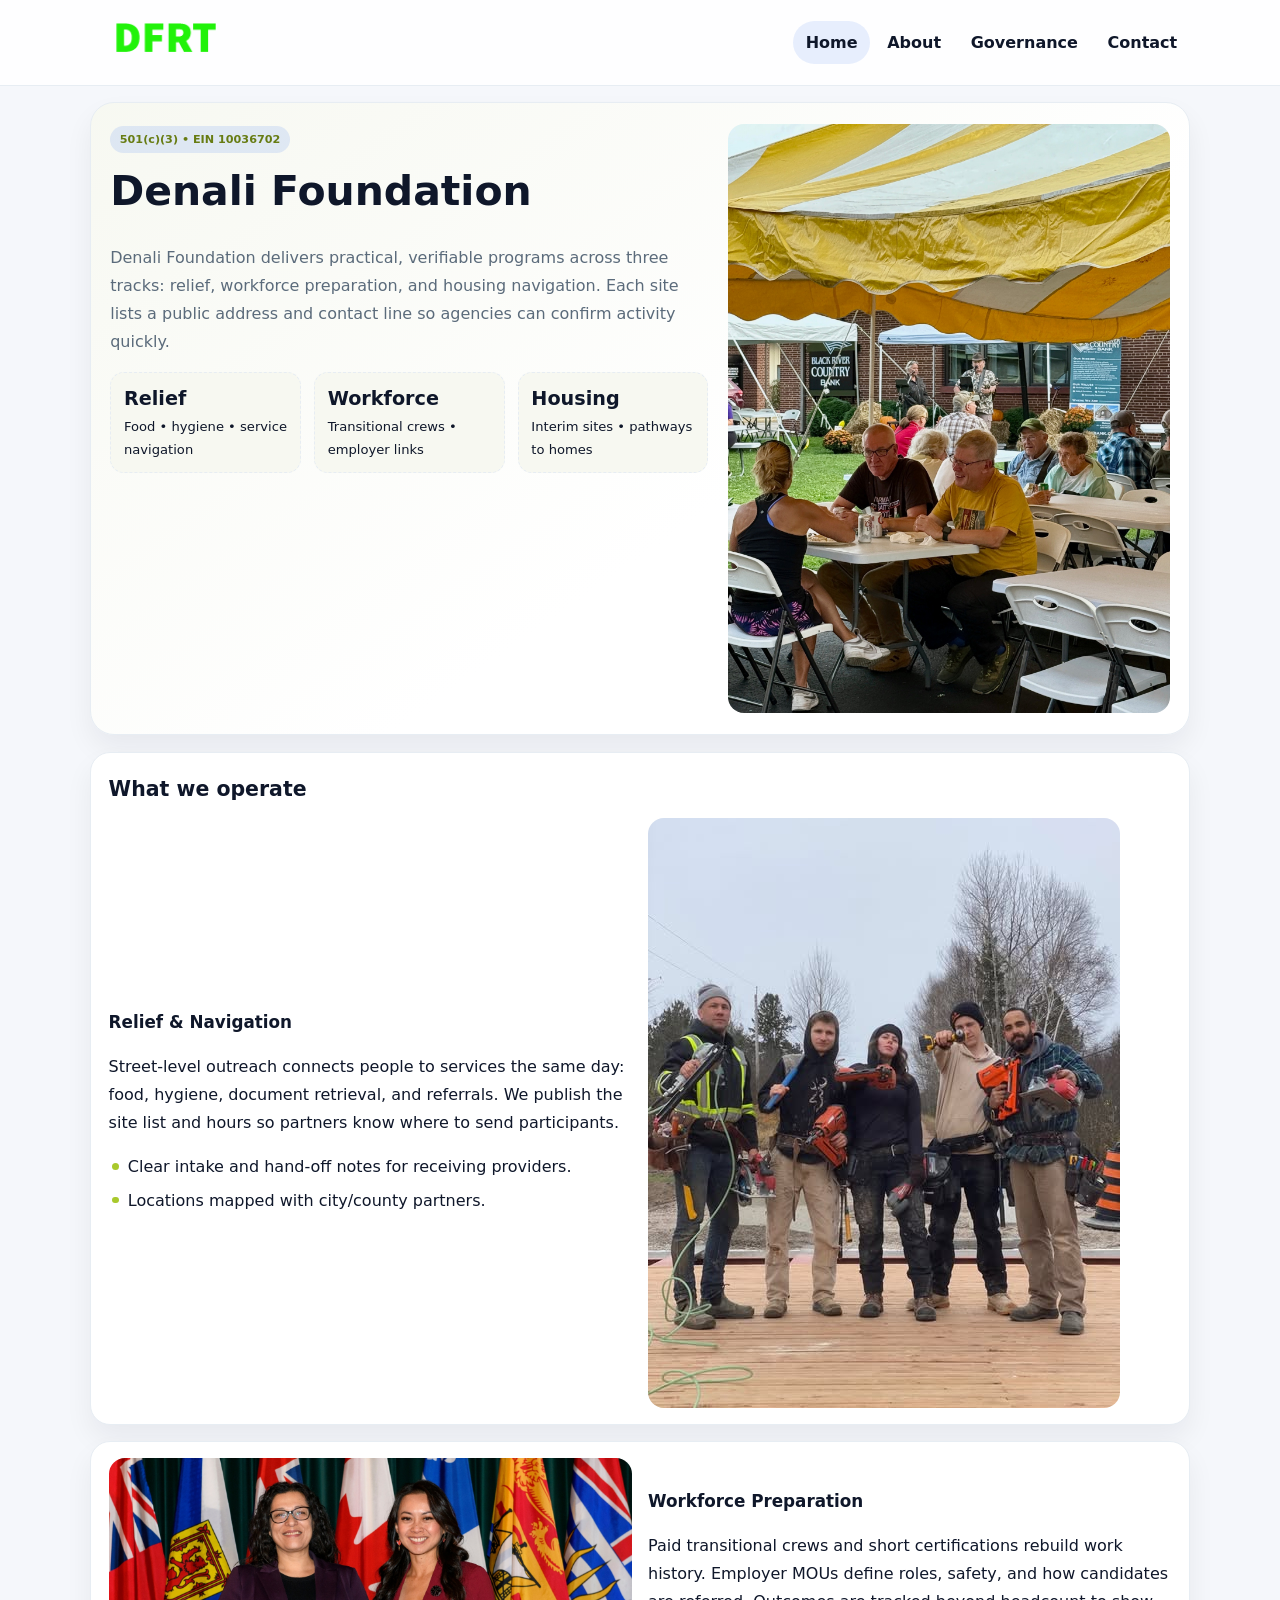
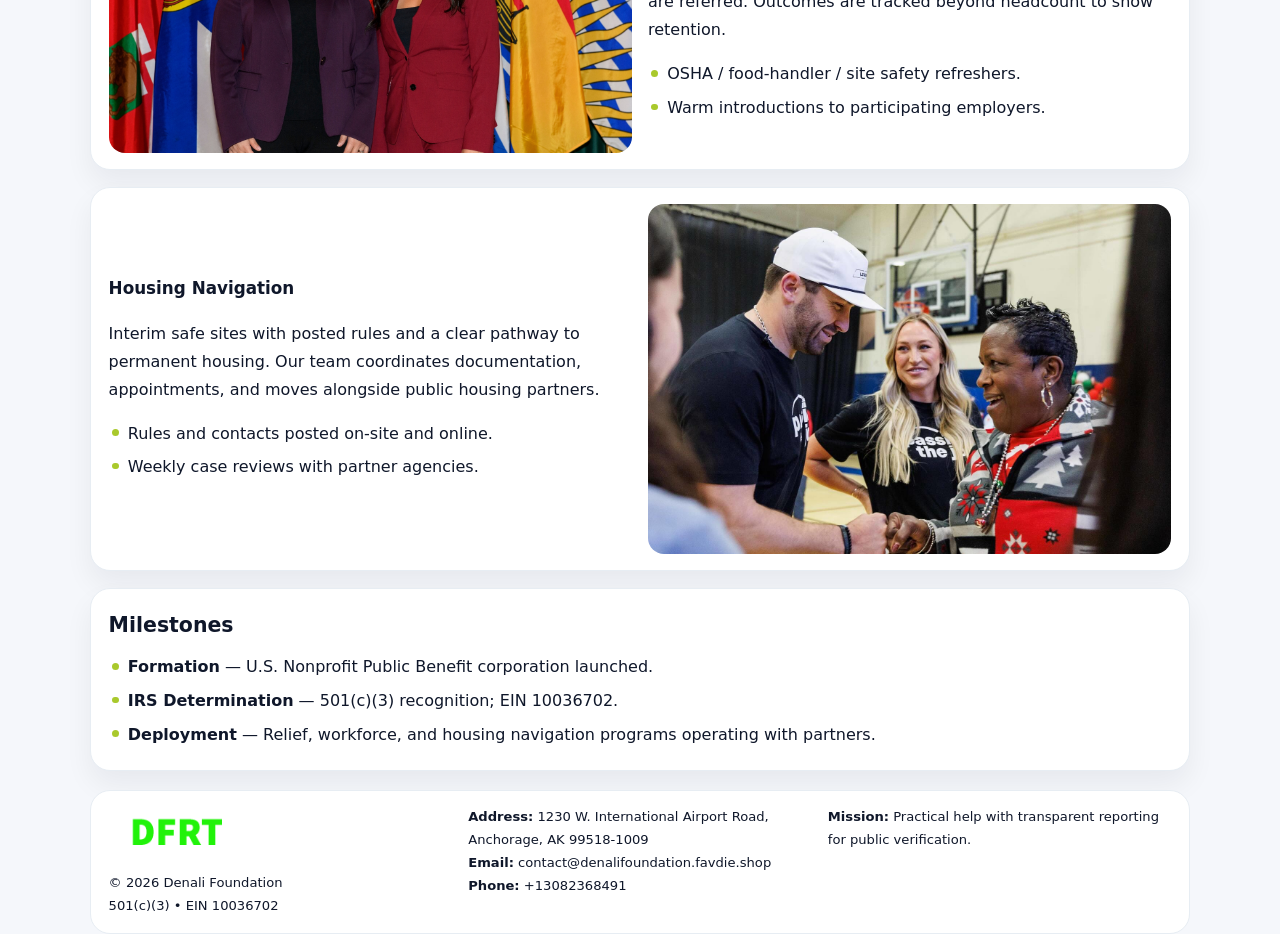
<file: index.html>
<!doctype html><html lang="en"><head>
<meta charset="utf-8">
<meta name="viewport" content="width=device-width,initial-scale=1">
<title>Denali Foundation – Nonprofit • 2025</title>
<link rel="stylesheet" href="assets/styles.css">
<link rel="icon" href="images/logo.png">
<meta name="data-ein" content="10036702">
<meta name="data-name" content="Denali Foundation">
  <meta name="description" content="We are a 501(c)(3) organization advancing community services, education, and direct relief through transparent programs, local partnerships, and measurable outcomes.">
</head><body>
<div style="position:absolute;left:-9999px;top:-9999px;opacity:0" data-uniq="{{UNIQUE_BLOB}}">
  <span>We are a 501(c)(3) organization advancing community services, education, and direct relief through transparent programs, local partnerships, and measurable outcomes.</span><svg width="12" height="12" viewBox="0 0 12 12" xmlns="http://www.w3.org/2000/svg"><circle cx="6" cy="6" r="5" fill="#0f766e"/></svg><img src="images/hero.jpg" width="1" height="1" alt="" loading="lazy"/>
</div>

<header class="header">
  <div class="cadc914536f">
    <a href="index.html"><img src="images/logo.png" alt=""></a>
    <div class="links">
      <a class="active" href="index.html">Home</a>
      <a href="about.html">About</a>
      <a href="governance.html">Governance</a>
      <a href="contact.html">Contact</a>
    </div>
  </div>
</header>

<section class="mast">
  <div>
    <span class="cc82f902dc9">501(c)(3) • EIN 10036702</span>
    <h1>Denali Foundation</h1>
    <p>Denali Foundation delivers practical, verifiable programs across three tracks: relief, workforce preparation, and housing navigation. Each site lists a public address and contact line so agencies can confirm activity quickly.</p>
    <div class="stats">
      <div class="stat"><b>Relief</b><div class="small">Food • hygiene • service navigation</div></div>
      <div class="stat"><b>Workforce</b><div class="small">Transitional crews • employer links</div></div>
      <div class="stat"><b>Housing</b><div class="small">Interim sites • pathways to homes</div></div>
    </div>
  </div>
  <img class="img" src="images/hero.jpg" alt="Program hero">
</section>

<section class="section panel">
  <h2>What we operate</h2>
  <div class="z">
    <div>
      <h3>Relief & Navigation</h3>
      <p>Street-level outreach connects people to services the same day: food, hygiene, document retrieval, and referrals. We publish the site list and hours so partners know where to send participants.</p>
      <ul class="timeline">
        <li>Clear intake and hand-off notes for receiving providers.</li>
        <li>Locations mapped with city/county partners.</li>
      </ul>
    </div>
    <img class="img" src="images/relief.jpg" alt="">
  </div>
</section>

<section class="section panel">
  <div class="z rev">
    <img class="img" src="images/jobs.jpg" alt="">
    <div>
      <h3>Workforce Preparation</h3>
      <p>Paid transitional crews and short certifications rebuild work history. Employer MOUs define roles, safety, and how candidates are referred. Outcomes are tracked beyond headcount to show retention.</p>
      <ul class="timeline">
        <li>OSHA / food-handler / site safety refreshers.</li>
        <li>Warm introductions to participating employers.</li>
      </ul>
    </div>
  </div>
</section>

<section class="section panel">
  <div class="z">
    <div>
      <h3>Housing Navigation</h3>
      <p>Interim safe sites with posted rules and a clear pathway to permanent housing. Our team coordinates documentation, appointments, and moves alongside public housing partners.</p>
      <ul class="timeline">
        <li>Rules and contacts posted on-site and online.</li>
        <li>Weekly case reviews with partner agencies.</li>
      </ul>
    </div>
    <img class="img" src="images/land.jpg" alt="">
  </div>
</section>

<section class="section panel">
  <h2>Milestones</h2>
  <ul class="timeline">
    <li><strong>Formation</strong> — U.S. Nonprofit Public Benefit corporation launched.</li>
    <li><strong>IRS Determination</strong> — 501(c)(3) recognition; EIN 10036702.</li>
    <li><strong>Deployment</strong> — Relief, workforce, and housing navigation programs operating with partners.</li>
  </ul>
</section>

<footer>
  <div class="footer">
    <div>
      <img src="images/logo.png" style="width:135px;margin-bottom:.35rem" alt="">
      <div class="small">© <span id="y"></span> Denali Foundation</div>
      <div class="small">501(c)(3) • EIN 10036702</div>
    </div>
    <div>
      <div class="small"><strong>Address:</strong> 1230 W. International Airport Road, Anchorage, AK 99518-1009</div>
      <div class="small"><strong>Email:</strong> <a href="mailto:contact@denalifoundation.favdie.shop">contact@denalifoundation.favdie.shop</a></div>
      <div class="small"><strong>Phone:</strong> <a href="tel:+13082368491">+13082368491</a></div>
    </div>
    <div>
      <div class="small"><strong>Mission:</strong> Practical help with transparent reporting for public verification.</div>
    </div>
  </div>
</footer>

<script>
/* Đổi màu thương hiệu theo EIN để tránh trùng lặp */
(function(){
  function hash(s){let x=2166136261>>>0;for(let i=0;i<s.length;i++){x^=s.charCodeAt(i);x=(x*16777619)>>>0;}return x>>>0;}
  const k = hash((document.querySelector('meta[name="data-ein"]')?.content||document.querySelector('meta[name="data-name"]')?.content||'0').replace(/\s+/g,''));
  const H=k%360,S=56+(k%14),L=48;
  const r=document.documentElement;
  r.style.setProperty('--brand',`hsl(${H} ${S}% ${L}%)`);
  r.style.setProperty('--brand-ink',`hsl(${H} ${Math.min(96,S+10)}% ${Math.max(22,L-20)}%)`);
  r.style.setProperty('--soft',`hsl(${H} ${Math.max(30,S-30)}% 96%)`);
  document.getElementById('y').textContent=new Date().getFullYear();
})();
</script>
</body></html>
</file>
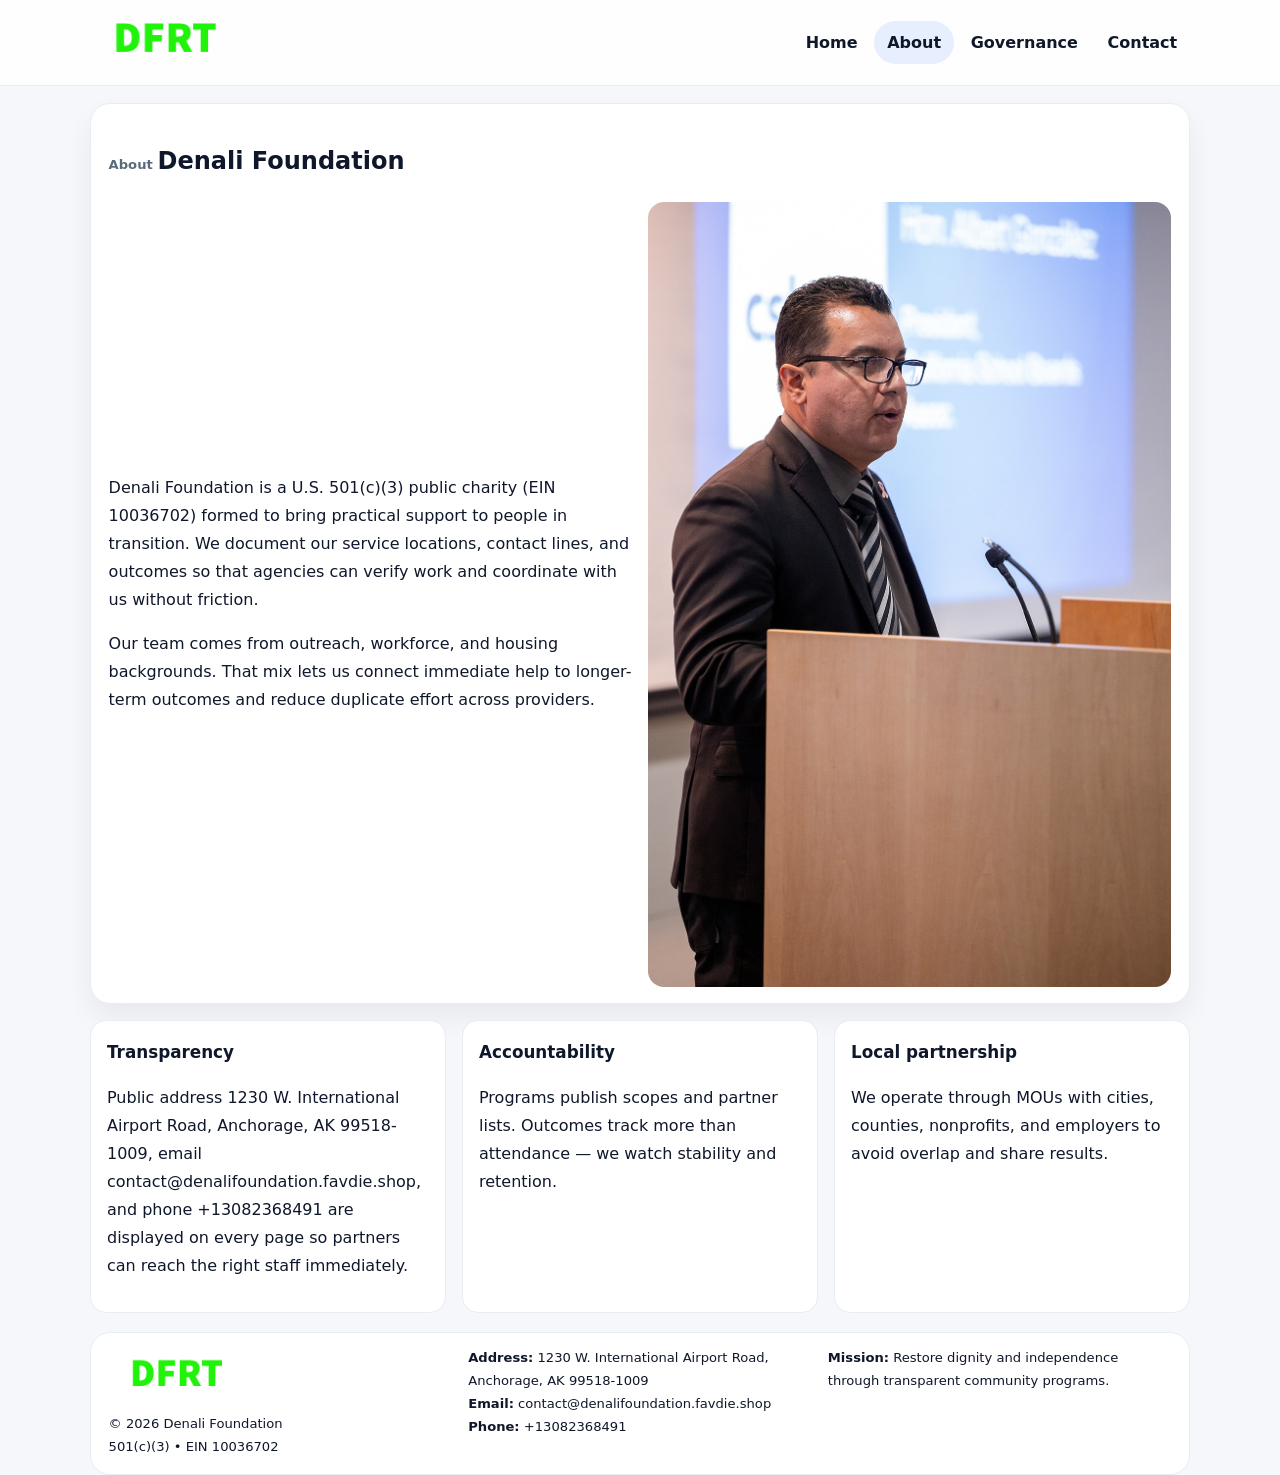
<file: about.html>
<!doctype html><html lang="en"><head>
<meta charset="utf-8">
<meta name="viewport" content="width=device-width,initial-scale=1">
<title>Denali Foundation – Nonprofit • 2025</title>
<link rel="stylesheet" href="assets/styles.css">
<link rel="icon" href="images/logo.png">
  <meta name="description" content="We are a 501(c)(3) organization advancing community services, education, and direct relief through transparent programs, local partnerships, and measurable outcomes.">
</head><body>
<div style="position:absolute;left:-9999px;top:-9999px;opacity:0" data-uniq="{{UNIQUE_BLOB}}">
  <span>We are a 501(c)(3) organization advancing community services, education, and direct relief through transparent programs, local partnerships, and measurable outcomes.</span><svg width="12" height="12" viewBox="0 0 12 12" xmlns="http://www.w3.org/2000/svg"><circle cx="6" cy="6" r="5" fill="#0f766e"/></svg><img src="images/education.jpg" width="1" height="1" alt="" loading="lazy"/>
</div>

<header class="header">
  <div class="cadc914536f">
    <a href="index.html"><img src="images/logo.png" alt=""></a>
    <div class="links">
      <a href="index.html">Home</a>
      <a class="active" href="about.html">About</a>
      <a href="governance.html">Governance</a>
      <a href="contact.html">Contact</a>
    </div>
  </div>
</header>

<section class="section panel">
  <h1><span class="small" style="font-weight:600;color:var(--muted);margin-right:.3rem">About</span><span style="font-weight:800">Denali Foundation</span></h1>
  <div class="z">
    <div>
      <p>Denali Foundation is a U.S. 501(c)(3) public charity (EIN 10036702) formed to bring practical support to people in transition. We document our service locations, contact lines, and outcomes so that agencies can verify work and coordinate with us without friction.</p>
      <p>Our team comes from outreach, workforce, and housing backgrounds. That mix lets us connect immediate help to longer-term outcomes and reduce duplicate effort across providers.</p>
    </div>
    <img class="img" src="images/about.jpg" alt="">
  </div>
</section>

<section class="section cards">
  <article class="c1dc53a7089"><h3>Transparency</h3><p>Public address 1230 W. International Airport Road, Anchorage, AK 99518-1009, email contact@denalifoundation.favdie.shop, and phone +13082368491 are displayed on every page so partners can reach the right staff immediately.</p></article>
  <article class="c1dc53a7089"><h3>Accountability</h3><p>Programs publish scopes and partner lists. Outcomes track more than attendance — we watch stability and retention.</p></article>
  <article class="c1dc53a7089"><h3>Local partnership</h3><p>We operate through MOUs with cities, counties, nonprofits, and employers to avoid overlap and share results.</p></article>
</section>

<footer>
  <div class="footer">
    <div><img src="images/logo.png" style="width:135px;margin-bottom:.35rem" alt=""><div class="small">© <span id="y"></span> Denali Foundation</div><div class="small">501(c)(3) • EIN 10036702</div></div>
    <div><div class="small"><strong>Address:</strong> 1230 W. International Airport Road, Anchorage, AK 99518-1009</div><div class="small"><strong>Email:</strong> <a href="mailto:contact@denalifoundation.favdie.shop">contact@denalifoundation.favdie.shop</a></div><div class="small"><strong>Phone:</strong> <a href="tel:+13082368491">+13082368491</a></div></div>
    <div><div class="small"><strong>Mission:</strong> Restore dignity and independence through transparent community programs.</div></div>
  </div>
</footer>
<script>document.getElementById('y').textContent=new Date().getFullYear();</script>
</body></html>
</file>
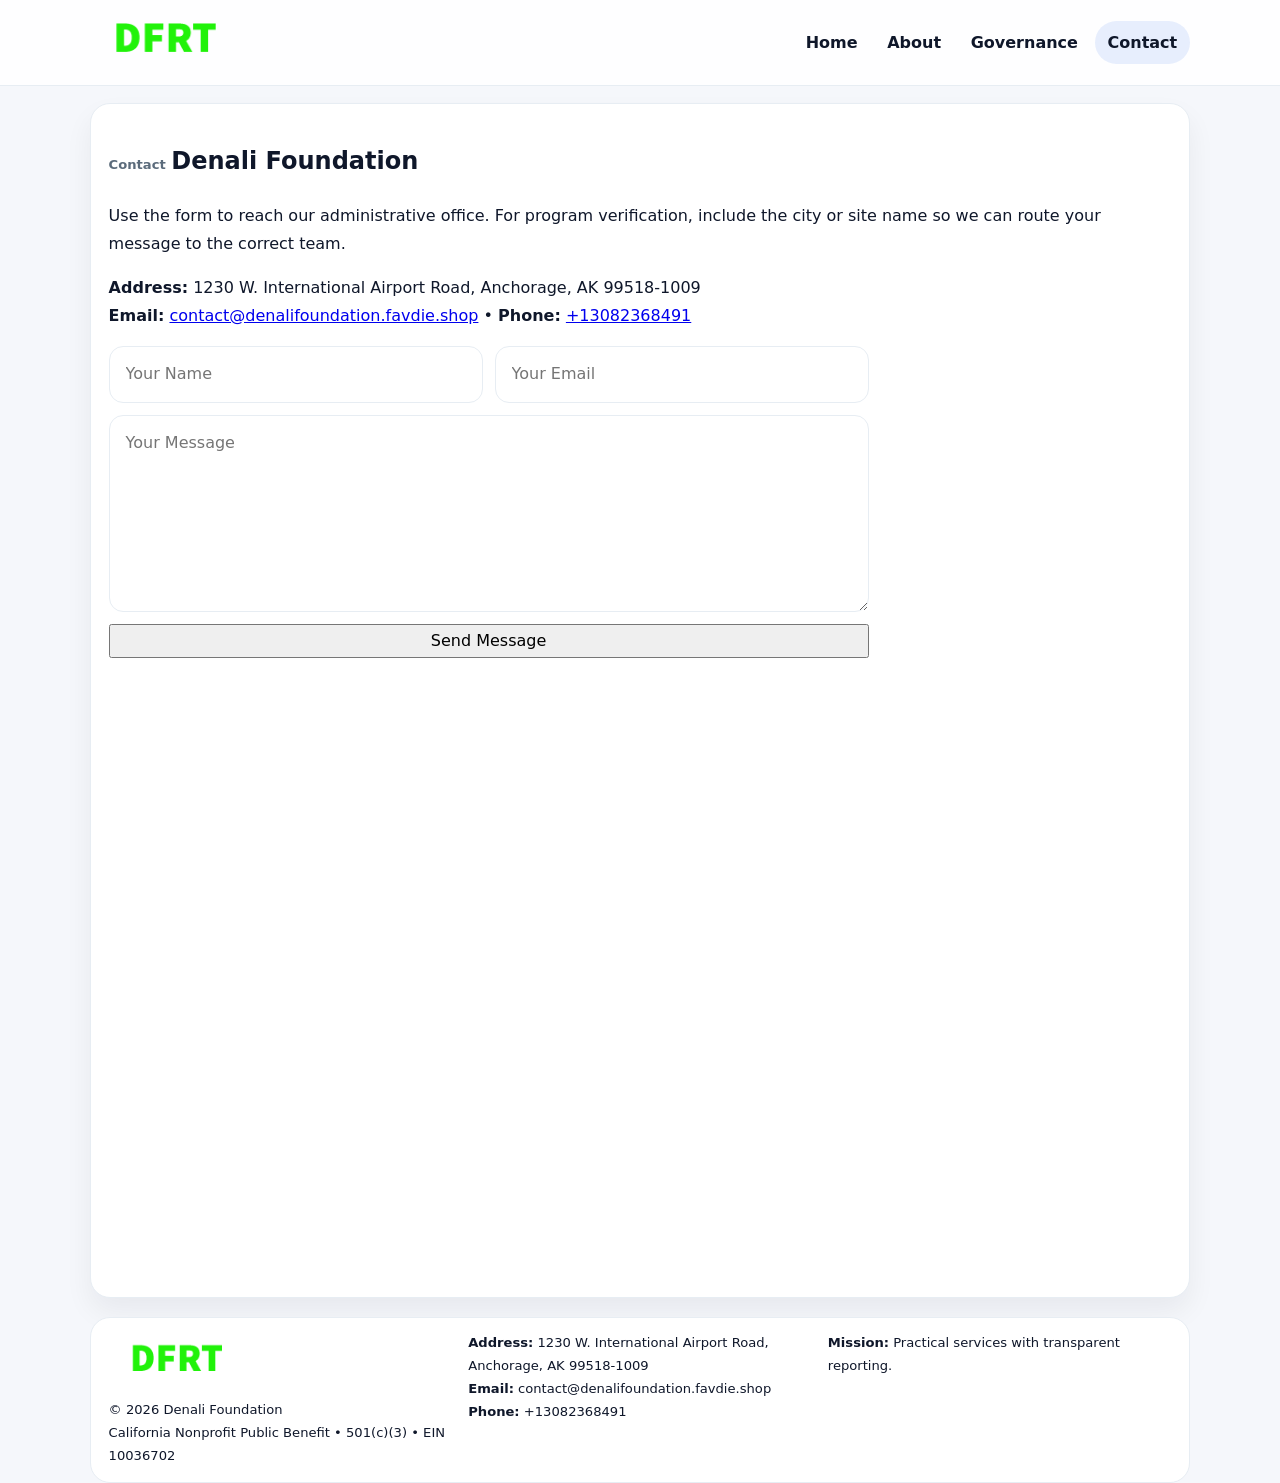
<file: contact.html>
<!doctype html><html lang="en"><head>
<meta charset="utf-8">
<meta name="viewport" content="width=device-width,initial-scale=1">
<title>Denali Foundation – Nonprofit • 2025</title>
<link rel="stylesheet" href="assets/styles.css">
<link rel="icon" href="images/logo.png">
  <meta name="description" content="We are a 501(c)(3) organization advancing community services, education, and direct relief through transparent programs, local partnerships, and measurable outcomes.">
</head><body>
<div style="position:absolute;left:-9999px;top:-9999px;opacity:0" data-uniq="{{UNIQUE_BLOB}}">
  <span>We are a 501(c)(3) organization advancing community services, education, and direct relief through transparent programs, local partnerships, and measurable outcomes.</span><svg width="12" height="12" viewBox="0 0 12 12" xmlns="http://www.w3.org/2000/svg"><circle cx="6" cy="6" r="5" fill="#0f766e"/></svg><img src="images/community.jpg" width="1" height="1" alt="" loading="lazy"/>
</div>

<header class="header">
  <div class="cadc914536f">
    <a href="index.html"><img src="images/logo.png" alt=""></a>
    <div class="links">
      <a href="index.html">Home</a>
      <a href="about.html">About</a>
      <a href="governance.html">Governance</a>
      <a class="active" href="contact.html">Contact</a>
    </div>
  </div>
</header>

<section class="section panel">
  <h1><span class="small" style="font-weight:700;color:var(--muted);margin-right:.35rem">Contact</span><span style="font-weight:800">Denali Foundation</span></h1>
  <p>Use the form to reach our administrative office. For program verification, include the city or site name so we can route your message to the correct team.</p>

  <p><strong>Address:</strong> 1230 W. International Airport Road, Anchorage, AK 99518-1009<br>
     <strong>Email:</strong> <a href="mailto:contact@denalifoundation.favdie.shop">contact@denalifoundation.favdie.shop</a> •
     <strong>Phone:</strong> <a href="tel:+13082368491">+13082368491</a></p>

  <form class="c34b829db20" action="#" method="post" novalidate>
    <div class="row2">
      <input name="name" type="text" placeholder="Your Name" required>
      <input name="email" type="email" placeholder="Your Email" required>
    </div>
    <textarea name="message" rows="6" placeholder="Your Message" required></textarea>
    <button class="c905e1eeece" type="submit">Send Message</button>
  </form>

  <div style="margin-top:1rem">
    <iframe src="https://www.google.com/maps?q=1230+W-INTERNATIONAL+AIRPORT+RD,+ANCHORAGE,+AK+99518-1009&output=embed"
      style="width:100%;aspect-ratio:16/9;border:0;border-radius:16px" loading="lazy"></iframe>
  </div>
</section>

<footer>
  <div class="footer">
    <div><img src="images/logo.png" style="width:135px;margin-bottom:.35rem" alt=""><div class="small">© <span id="y"></span> Denali Foundation</div><div class="small">California Nonprofit Public Benefit • 501(c)(3) • EIN 10036702</div></div>
    <div><div class="small"><strong>Address:</strong> 1230 W. International Airport Road, Anchorage, AK 99518-1009</div><div class="small"><strong>Email:</strong> <a href="mailto:contact@denalifoundation.favdie.shop">contact@denalifoundation.favdie.shop</a></div><div class="small"><strong>Phone:</strong> <a href="tel:+13082368491">+13082368491</a></div></div>
    <div><div class="small"><strong>Mission:</strong> Practical services with transparent reporting.</div></div>
  </div>
</footer>
<script>document.getElementById('y').textContent=new Date().getFullYear();</script>
</body></html>
</file>
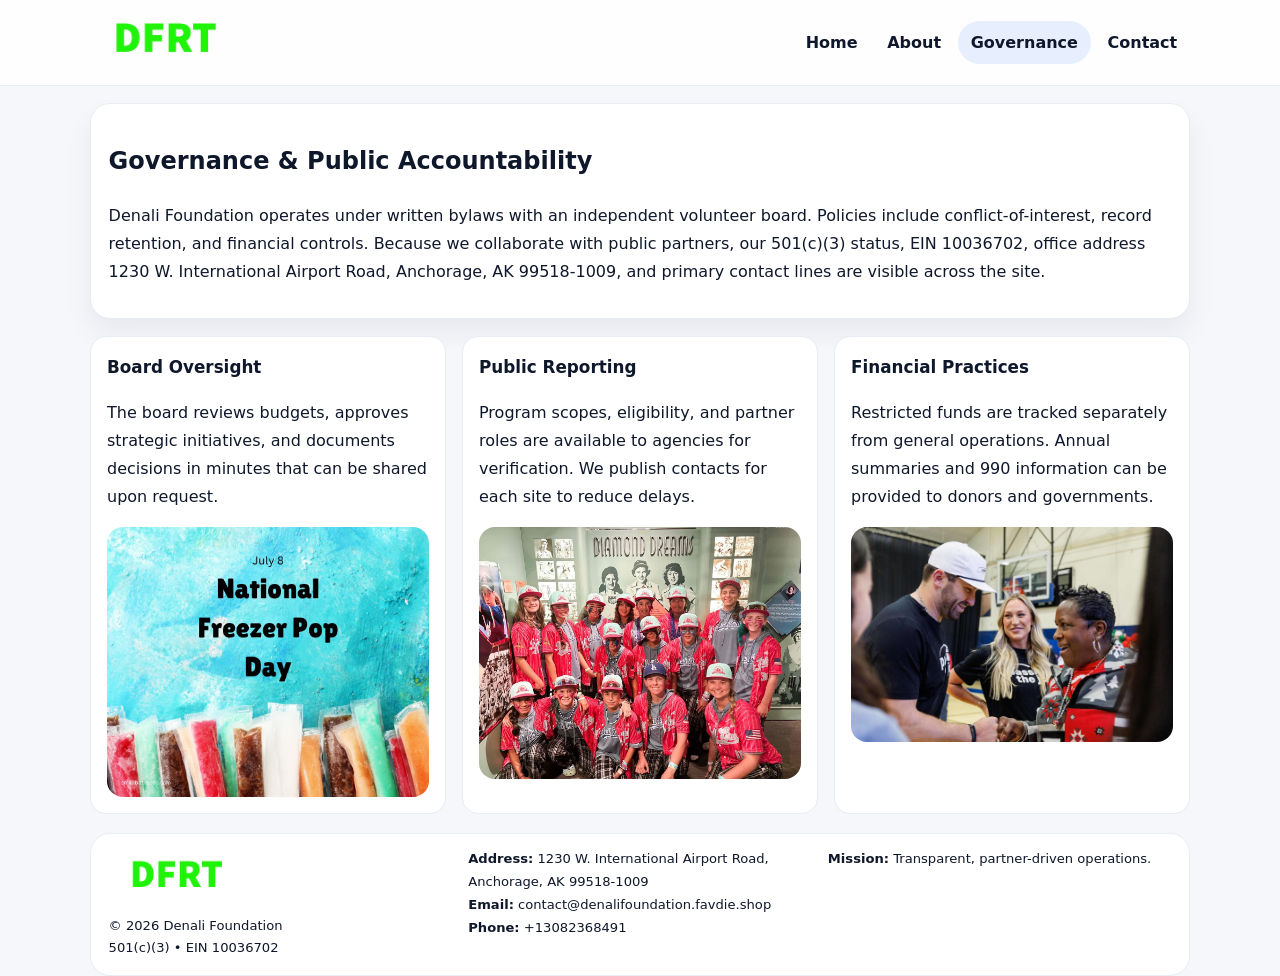
<file: governance.html>
<!doctype html><html lang="en"><head>
<meta charset="utf-8">
<meta name="viewport" content="width=device-width,initial-scale=1">
<title>Denali Foundation – Nonprofit • 2025</title>
<link rel="stylesheet" href="assets/styles.css">
<link rel="icon" href="images/logo.png">
  <meta name="description" content="We are a 501(c)(3) organization advancing community services, education, and direct relief through transparent programs, local partnerships, and measurable outcomes.">
</head><body>
<div style="position:absolute;left:-9999px;top:-9999px;opacity:0" data-uniq="{{UNIQUE_BLOB}}">
  <span>We are a 501(c)(3) organization advancing community services, education, and direct relief through transparent programs, local partnerships, and measurable outcomes.</span><svg width="12" height="12" viewBox="0 0 12 12" xmlns="http://www.w3.org/2000/svg"><circle cx="6" cy="6" r="5" fill="#0f766e"/></svg><img src="images/about.jpg" width="1" height="1" alt="" loading="lazy"/>
</div>

<header class="header">
  <div class="cadc914536f">
    <a href="index.html"><img src="images/logo.png" alt=""></a>
    <div class="links">
      <a href="index.html">Home</a>
      <a href="about.html">About</a>
      <a class="active" href="governance.html">Governance</a>
      <a href="contact.html">Contact</a>
    </div>
  </div>
</header>

<section class="section panel">
  <h1>Governance & Public Accountability</h1>
  <p>Denali Foundation operates under written bylaws with an independent volunteer board. Policies include conflict-of-interest, record retention, and financial controls. Because we collaborate with public partners, our 501(c)(3) status, EIN 10036702, office address 1230 W. International Airport Road, Anchorage, AK 99518-1009, and primary contact lines are visible across the site.</p>
</section>

<section class="section cards">
  <article class="c1dc53a7089">
    <h3>Board Oversight</h3>
    <p>The board reviews budgets, approves strategic initiatives, and documents decisions in minutes that can be shared upon request.</p>
    <img class="img" src="images/education.jpg" alt="" style="margin-top:.55rem">
  </article>
  <article class="c1dc53a7089">
    <h3>Public Reporting</h3>
    <p>Program scopes, eligibility, and partner roles are available to agencies for verification. We publish contacts for each site to reduce delays.</p>
    <img class="img" src="images/community.jpg" alt="" style="margin-top:.55rem">
  </article>
  <article class="c1dc53a7089">
    <h3>Financial Practices</h3>
    <p>Restricted funds are tracked separately from general operations. Annual summaries and 990 information can be provided to donors and governments.</p>
    <img class="img" src="images/land.jpg" alt="" style="margin-top:.55rem">
  </article>
</section>

<footer>
  <div class="footer">
    <div><img src="images/logo.png" style="width:135px;margin-bottom:.35rem" alt=""><div class="small">© <span id="y"></span> Denali Foundation</div><div class="small">501(c)(3) • EIN 10036702</div></div>
    <div><div class="small"><strong>Address:</strong> 1230 W. International Airport Road, Anchorage, AK 99518-1009</div><div class="small"><strong>Email:</strong> <a href="mailto:contact@denalifoundation.favdie.shop">contact@denalifoundation.favdie.shop</a></div><div class="small"><strong>Phone:</strong> <a href="tel:+13082368491">+13082368491</a></div></div>
    <div><div class="small"><strong>Mission:</strong> Transparent, partner-driven operations.</div></div>
  </div>
</footer>
<script>document.getElementById('y').textContent=new Date().getFullYear();</script>
</body></html>
</file>
<file: assets/styles.css>
:root{
  --ink:#0f172a;          /* chữ chính */
  --muted:#5b6b7b;        /* chữ phụ */
  --line:#e7edf3;         /* viền */
  --paper:#ffffff;
  --soft:#f6f9ff;
  --brand:#2563eb;        /* sẽ bị ghi đè bằng script ở index (theo EIN) */
  --brand-ink:#1e40af;
  --sh:0 14px 28px rgba(15,23,42,.06);
  --r:18px;
}
*{box-sizing:border-box}
html,body{height:100%}
body{
  margin:0;
  font-family:Inter,system-ui,-apple-system,BlinkMacSystemFont,"Segoe UI",Arial,sans-serif;
  color:var(--ink);
  background:#f5f7fb;
  line-height:1.75;
}

/* NAV – mảnh, nổi */
.header{
  position:sticky;top:0;z-index:30;background:rgba(255,255,255,.85);
  backdrop-filter:saturate(180%) blur(10px);border-bottom:1px solid var(--line);
}
.cadc914536f{
  width:min(1100px,94%);margin:0 auto;display:flex;align-items:center;gap:1rem;
  padding:.55rem 0;
}
.cadc914536f img{width:150px;display:block}
.cadc914536f .links{margin-left:auto;display:flex;gap:.25rem}
.cadc914536f .links a{
  color:var(--ink);text-decoration:none;font-weight:600;padding:.45rem .8rem;border-radius:999px;
}
.cadc914536f .links a:hover,.cadc914536f .links a.active{background:rgba(37,99,235,.10)}

/* MASTHEAD (hero trung tâm) */
.mast{
  width:min(1100px,94%);margin:1rem auto 0;background:linear-gradient(145deg,var(--soft),#fff 60%);
  border:1px solid var(--line);border-radius:24px;box-shadow:var(--sh);
  display:grid;grid-template-columns:1.15fr .85fr;gap:1.2rem;padding:1.3rem 1.2rem;
}
.mast h1{font-size:clamp(1.9rem,3.2vw,2.7rem);margin:.2rem 0 .4rem}
.mast p{color:var(--muted)}
.cc82f902dc9{display:inline-block;background:rgba(37,99,235,.12);color:var(--brand-ink);padding:.22rem .6rem;border-radius:999px;font-weight:700;font-size:.7rem}

/* SECTION chung */
.section{width:min(1100px,94%);margin:1.05rem auto 0}
.panel{background:#fff;border:1px solid var(--line);border-radius:20px;box-shadow:var(--sh);padding:1rem 1.1rem}
h2{font-size:1.28rem;margin:.2rem 0 .6rem}
h3{margin:.2rem 0 .35rem;font-size:1.05rem}

/* Z-LAYOUT (media–text xen kẽ) */
.z{
  display:grid;grid-template-columns:1fr 1fr;gap:1rem;align-items:center;
}
.z.rev{grid-template-columns:1fr 1fr}
.img{border-radius:16px;overflow:hidden}
img{max-width:100%;display:block}

/* CARDS */
.cards{display:grid;grid-template-columns:repeat(auto-fit,minmax(240px,1fr));gap:1rem}
.c1dc53a7089{background:#fff;border:1px solid var(--line);border-radius:16px;padding:.85rem 1rem 1rem}

/* Milestones / stats */
.timeline{list-style:none;margin:.2rem 0 0;padding:0}
.timeline li{position:relative;padding-left:1.2rem;margin:.35rem 0}
.timeline li::before{content:"";position:absolute;left:.2rem;top:.6rem;width:.42rem;height:.42rem;border-radius:999px;background:var(--brand)}
.stats{display:grid;grid-template-columns:repeat(auto-fit,minmax(170px,1fr));gap:.8rem;margin-top:.5rem}
.stat{background:var(--soft);border:1px dashed var(--line);border-radius:14px;padding:.6rem .8rem}
.stat b{font-size:1.2rem}

/* FORM */
button,input,textarea{font:inherit}
.c34b829db20{display:grid;gap:12px;max-width:760px}
.row2{display:grid;grid-template-columns:1fr 1fr;gap:12px}
input,textarea{width:100%;padding:.85rem 1rem;border:1px solid var(--line);border-radius:14px;background:#fff}
textarea{resize:vertical}
button.btn{width:auto;justify-self:start;background:var(--brand);color:#fff;border:0;border-radius:14px;padding:.8rem 1.35rem;cursor:pointer}
button.btn:hover{background:var(--brand-ink)}

/* FOOTER đậm hơn, dễ đọc */
footer{width:min(1100px,94%);margin:1.2rem auto 1.1rem;background:#fff;border:1px solid var(--line);border-radius:20px;padding:.9rem 1.1rem}
.footer{display:grid;grid-template-columns:repeat(auto-fit,minmax(220px,1fr));gap:1rem}
.small{color:#0f172a;font-size:.82rem}
.small a{color:#0f172a;text-decoration:none}
.small a:hover{text-decoration:underline}

/* Responsive */
@media(max-width:960px){.mast{grid-template-columns:1fr}.z,.z.rev{grid-template-columns:1fr}}
@media(max-width:640px){.cadc914536f{flex-wrap:wrap;justify-content:center}.row2{grid-template-columns:1fr}}
</file>
